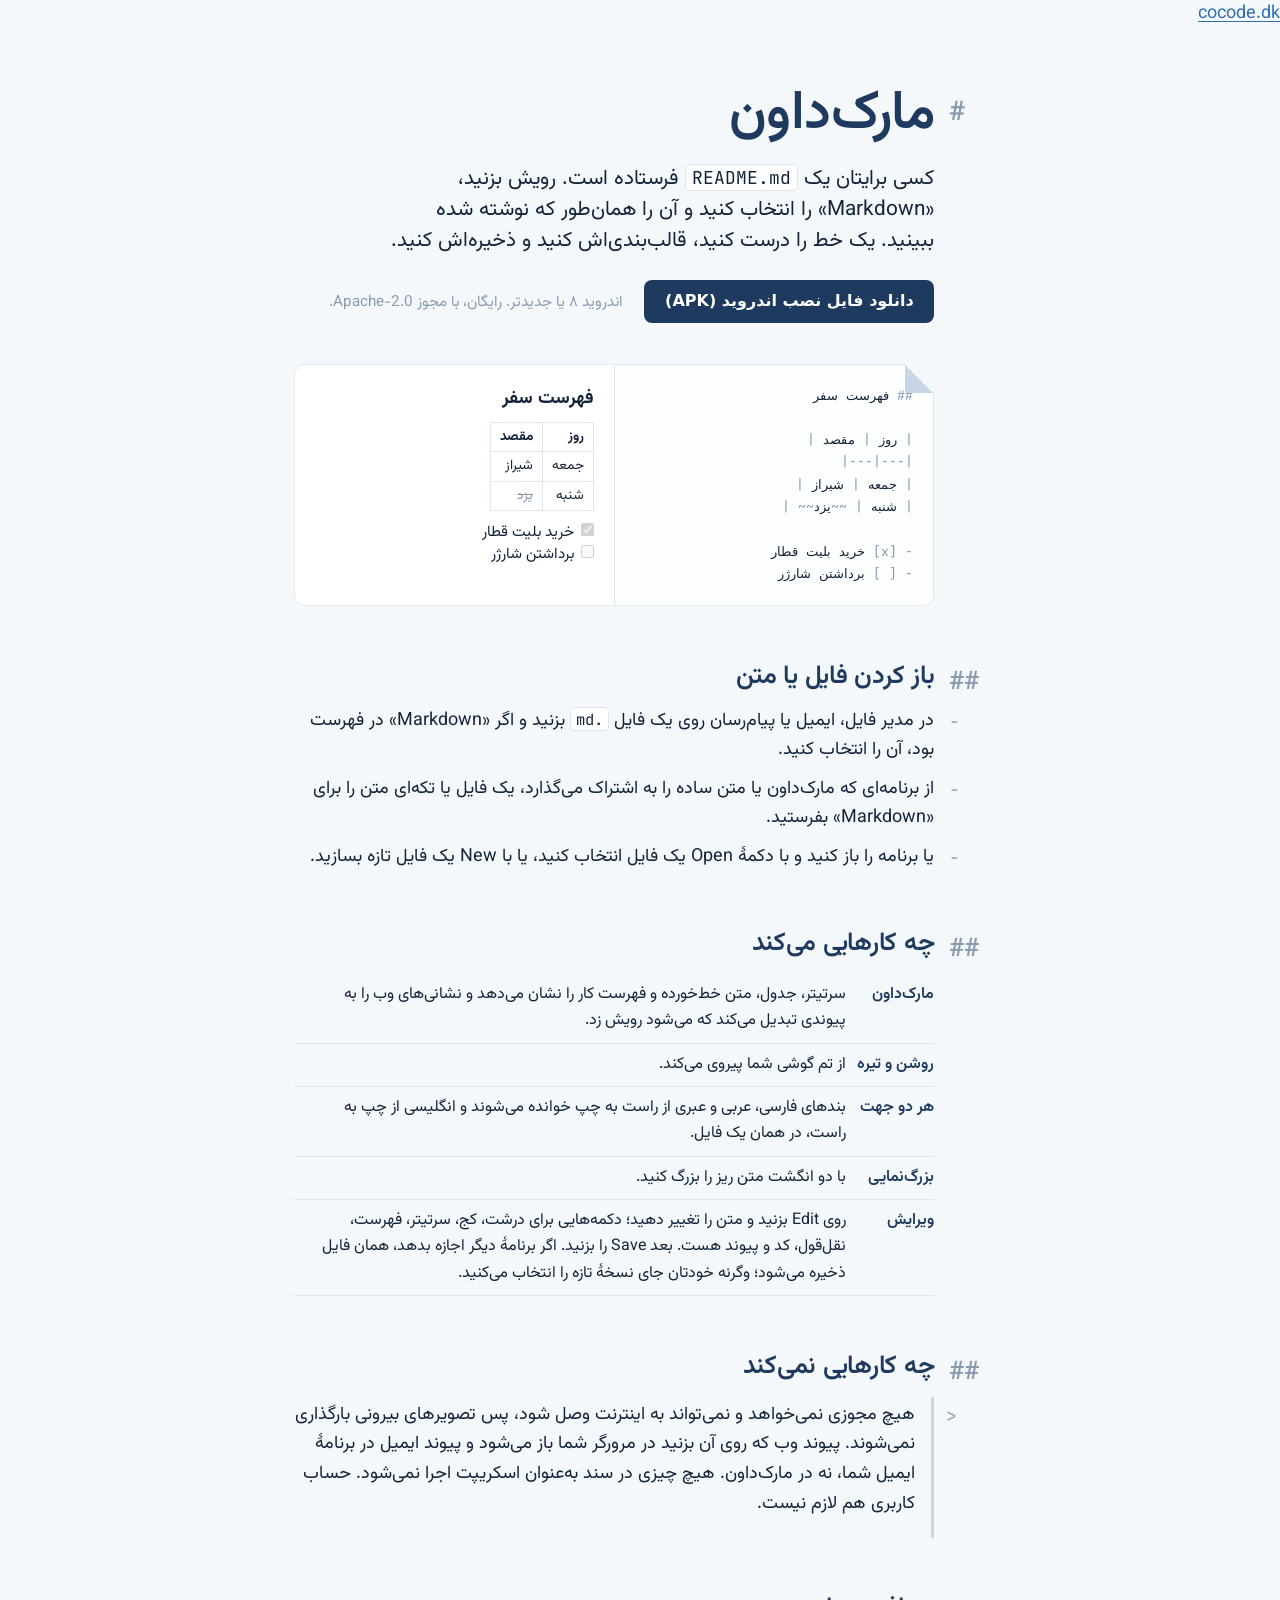
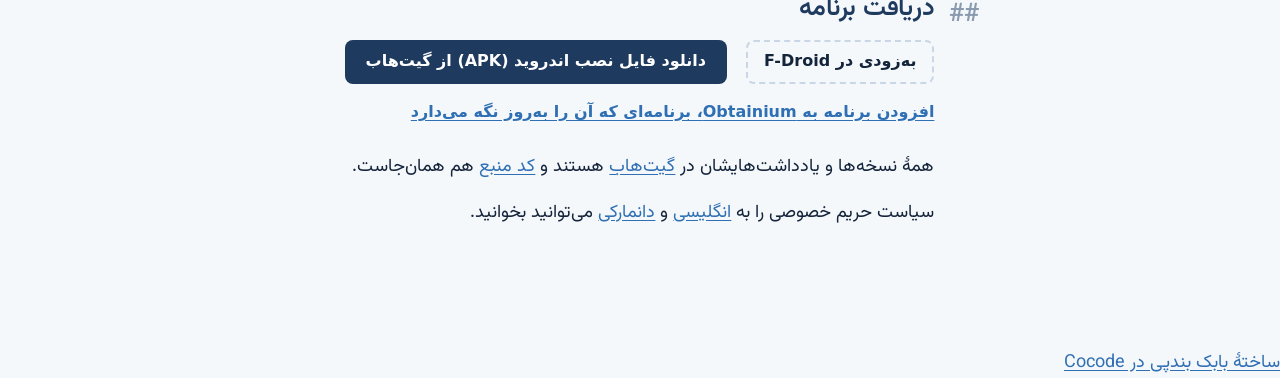
<file: website/fa/index.html>
<!doctype html>
<html lang="fa" dir="rtl">
<head>
<meta charset="utf-8">
<meta name="viewport" content="width=device-width, initial-scale=1">
<title>مارک‌داون — خواندن و ویرایش فایل‌های md در اندروید · Cocode</title>
<meta name="description" content="فایل‌های مارک‌داون را در اندروید بخوانید و ویرایش کنید. فایل را با دکمهٔ Open انتخاب کنید یا از برنامه‌های سازگار دریافت کنید. بدون مجوز، بدون اینترنت. رایگان و متن‌باز.">
<meta name="theme-color" content="#1e3a5f">
<link rel="canonical" href="https://markdown.cocode.dk/fa/">
<link rel="alternate" hreflang="en" href="https://markdown.cocode.dk/">
<link rel="alternate" hreflang="da" href="https://markdown.cocode.dk/da/">
<link rel="alternate" hreflang="fa" href="https://markdown.cocode.dk/fa/">
<link rel="alternate" hreflang="x-default" href="https://markdown.cocode.dk/">
<link rel="icon" href="../favicon.svg" type="image/svg+xml">
<meta property="og:type" content="website">
<meta property="og:site_name" content="Markdown">
<meta property="og:title" content="مارک‌داون — خواندن و ویرایش فایل‌های md در اندروید">
<meta property="og:description" content="فایل‌های مارک‌داون را در اندروید بخوانید و ویرایش کنید. فایل را با دکمهٔ Open انتخاب کنید یا از برنامه‌های سازگار دریافت کنید. بدون مجوز، بدون اینترنت.">
<meta property="og:url" content="https://markdown.cocode.dk/fa/">
<meta property="og:image" content="https://markdown.cocode.dk/og.png">
<meta property="og:image:width" content="1200">
<meta property="og:image:height" content="630">
<meta property="og:image:alt" content="متن مارک‌داون در کنار همان متن به شکل نمایش‌داده‌شده.">
<meta property="og:locale" content="fa_IR">
<meta property="og:locale:alternate" content="en_US">
<meta name="twitter:card" content="summary_large_image">
<meta name="twitter:title" content="مارک‌داون — خواندن و ویرایش فایل‌های md در اندروید">
<meta name="twitter:description" content="فایل‌های مارک‌داون را در اندروید بخوانید و ویرایش کنید. فایل را با دکمهٔ Open انتخاب کنید یا از برنامه‌های سازگار دریافت کنید.">
<meta name="twitter:image" content="https://markdown.cocode.dk/og.png">
<meta name="twitter:image:alt" content="متن مارک‌داون در کنار همان متن به شکل نمایش‌داده‌شده.">
<link rel="preconnect" href="https://fonts.googleapis.com">
<link rel="preconnect" href="https://fonts.gstatic.com" crossorigin>
<link rel="stylesheet" href="https://fonts.googleapis.com/css2?family=JetBrains+Mono&family=Vazirmatn:wght@400;600&display=swap">
<link rel="stylesheet" href="../styles.css">
<link rel="stylesheet" href="https://brand.cocode.dk/v1.css">
<script type="module" src="https://brand.cocode.dk/v1.js"></script>
<script type="module" src="../frame-accent.js"></script>
<script type="application/ld+json">
{
  "@context": "https://schema.org",
  "@type": "SoftwareApplication",
  "name": "Markdown",
  "alternateName": "مارک‌داون",
  "url": "https://markdown.cocode.dk/fa/",
  "description": "برنامه‌ای برای خواندن و ویرایش فایل‌های مارک‌داون در اندروید. فایل را با دکمهٔ Open انتخاب کنید یا از برنامه‌های سازگار دریافت کنید.",
  "applicationCategory": "UtilitiesApplication",
  "operatingSystem": "Android 8.0 or newer",
  "downloadUrl": "https://github.com/cocodedk/markdown/releases/latest/download/Markdown.apk",
  "license": "https://www.apache.org/licenses/LICENSE-2.0",
  "codeRepository": "https://github.com/cocodedk/markdown",
  "image": "https://markdown.cocode.dk/og.png",
  "inLanguage": ["en", "da"],
  "offers": { "@type": "Offer", "price": "0", "priceCurrency": "EUR" },
  "author": { "@type": "Person", "name": "Babak Bandpey", "url": "https://linkedin.com/in/babakbandpey" },
  "publisher": { "@type": "Organization", "name": "Cocode", "url": "https://cocode.dk" }
}
</script>
</head>
<body>
<cocode-head dark="auto" project="مارک‌داون" accent="#1e3a5f" lang="fa" links="دانلود:#get,کد منبع:https://github.com/cocodedk/markdown"><a href="https://cocode.dk">cocode.dk</a></cocode-head>
<main>
  <section>
    <h1 data-md="#">مارک‌داون</h1>
    <p class="lede">کسی برایتان یک <code>README.md</code> فرستاده است. رویش بزنید، «Markdown» را انتخاب کنید و آن را همان‌طور که نوشته شده ببینید. یک خط را درست کنید، قالب‌بندی‌اش کنید و ذخیره‌اش کنید.</p>
    <a class="button" href="https://github.com/cocodedk/markdown/releases/latest/download/Markdown.apk">دانلود فایل نصب اندروید (APK)</a>
    <span class="quiet">اندروید ۸ یا جدیدتر. رایگان، با مجوز Apache-2.0.</span>
    <div class="pair" aria-label="یک یادداشت، یک بار به شکل متن مارک‌داون و یک بار همان‌طور که برنامه نشانش می‌دهد">
      <div class="src" aria-hidden="true"><i>##</i> فهرست سفر

<i>|</i> روز <i>|</i> مقصد <i>|</i>
<i>|---|---|</i>
<i>|</i> جمعه <i>|</i> شیراز <i>|</i>
<i>|</i> شنبه <i>|</i> <i>~~</i>یزد<i>~~</i> <i>|</i>

<i>- [x]</i> خرید بلیت قطار
<i>- [ ]</i> برداشتن شارژر</div>
      <div class="out">
        <h3>فهرست سفر</h3>
        <table><tr><th>روز</th><th>مقصد</th></tr><tr><td>جمعه</td><td>شیراز</td></tr><tr><td>شنبه</td><td><del>یزد</del></td></tr></table>
        <ul><li><input type="checkbox" checked disabled aria-label="انجام شده">خرید بلیت قطار</li><li><input type="checkbox" disabled aria-label="انجام نشده">برداشتن شارژر</li></ul>
      </div>
    </div>
  </section>

  <section>
    <h2 data-md="##">باز کردن فایل یا متن</h2>
    <ul class="md">
      <li>در مدیر فایل، ایمیل یا پیام‌رسان روی یک فایل <code>.md</code> بزنید و اگر «Markdown» در فهرست بود، آن را انتخاب کنید.</li>
      <li>از برنامه‌ای که مارک‌داون یا متن ساده را به اشتراک می‌گذارد، یک فایل یا تکه‌ای متن را برای «Markdown» بفرستید.</li>
      <li>یا برنامه را باز کنید و با دکمهٔ Open یک فایل انتخاب کنید، یا با New یک فایل تازه بسازید.</li>
    </ul>
  </section>

  <section>
    <h2 data-md="##">چه کارهایی می‌کند</h2>
    <table class="feat">
      <tr><th>مارک‌داون</th><td>سرتیتر، جدول، متن خط‌خورده و فهرست کار را نشان می‌دهد و نشانی‌های وب را به پیوندی تبدیل می‌کند که می‌شود رویش زد.</td></tr>
      <tr><th>روشن و تیره</th><td>از تم گوشی شما پیروی می‌کند.</td></tr>
      <tr><th>هر دو جهت</th><td>بندهای فارسی، عربی و عبری از راست به چپ خوانده می‌شوند و انگلیسی از چپ به راست، در همان یک فایل.</td></tr>
      <tr><th>بزرگ‌نمایی</th><td>با دو انگشت متن ریز را بزرگ کنید.</td></tr>
      <tr><th>ویرایش</th><td>روی Edit بزنید و متن را تغییر دهید؛ دکمه‌هایی برای درشت، کج، سرتیتر، فهرست، نقل‌قول، کد و پیوند هست. بعد Save را بزنید. اگر برنامهٔ دیگر اجازه بدهد، همان فایل ذخیره می‌شود؛ وگرنه خودتان جای نسخهٔ تازه را انتخاب می‌کنید.</td></tr>
    </table>
  </section>

  <section>
    <h2 data-md="##">چه کارهایی نمی‌کند</h2>
    <blockquote>
      <p>هیچ مجوزی نمی‌خواهد و نمی‌تواند به اینترنت وصل شود، پس تصویرهای بیرونی بارگذاری نمی‌شوند. پیوند وب که روی آن بزنید در مرورگر شما باز می‌شود و پیوند ایمیل در برنامهٔ ایمیل شما، نه در مارک‌داون. هیچ چیزی در سند به‌عنوان اسکریپت اجرا نمی‌شود. حساب کاربری هم لازم نیست.</p>
    </blockquote>
  </section>

  <section id="get">
    <h2 data-md="##">دریافت برنامه</h2>
    <ul class="install" role="list">
      <li><p class="fdroid-soon">به‌زودی در F-Droid</p></li>
      <li><a href="https://github.com/cocodedk/markdown/releases/latest/download/Markdown.apk">دانلود فایل نصب اندروید (APK) از گیت‌هاب</a></li>
      <li><a href="https://apps.obtainium.imranr.dev/redirect?r=obtainium://add/https://github.com/cocodedk/markdown">افزودن برنامه به Obtainium، برنامه‌ای که آن را به‌روز نگه می‌دارد</a></li>
    </ul>
    <p>همهٔ نسخه‌ها و یادداشت‌هایشان در <a href="https://github.com/cocodedk/markdown/releases">گیت‌هاب</a> هستند و <a href="https://github.com/cocodedk/markdown">کد منبع</a> هم همان‌جاست.</p>
    <p>سیاست حریم خصوصی را به <a href="/privacy/">انگلیسی</a> و <a href="/da/privacy/">دانمارکی</a> می‌توانید بخوانید.</p>
  </section>
</main>
<cocode-foot dark="auto" project="مارک‌داون" repo="cocodedk/markdown" lang="fa"><a href="https://cocode.dk">ساختهٔ بابک بندپی در Cocode</a></cocode-foot>
</body>
</html>
</file>
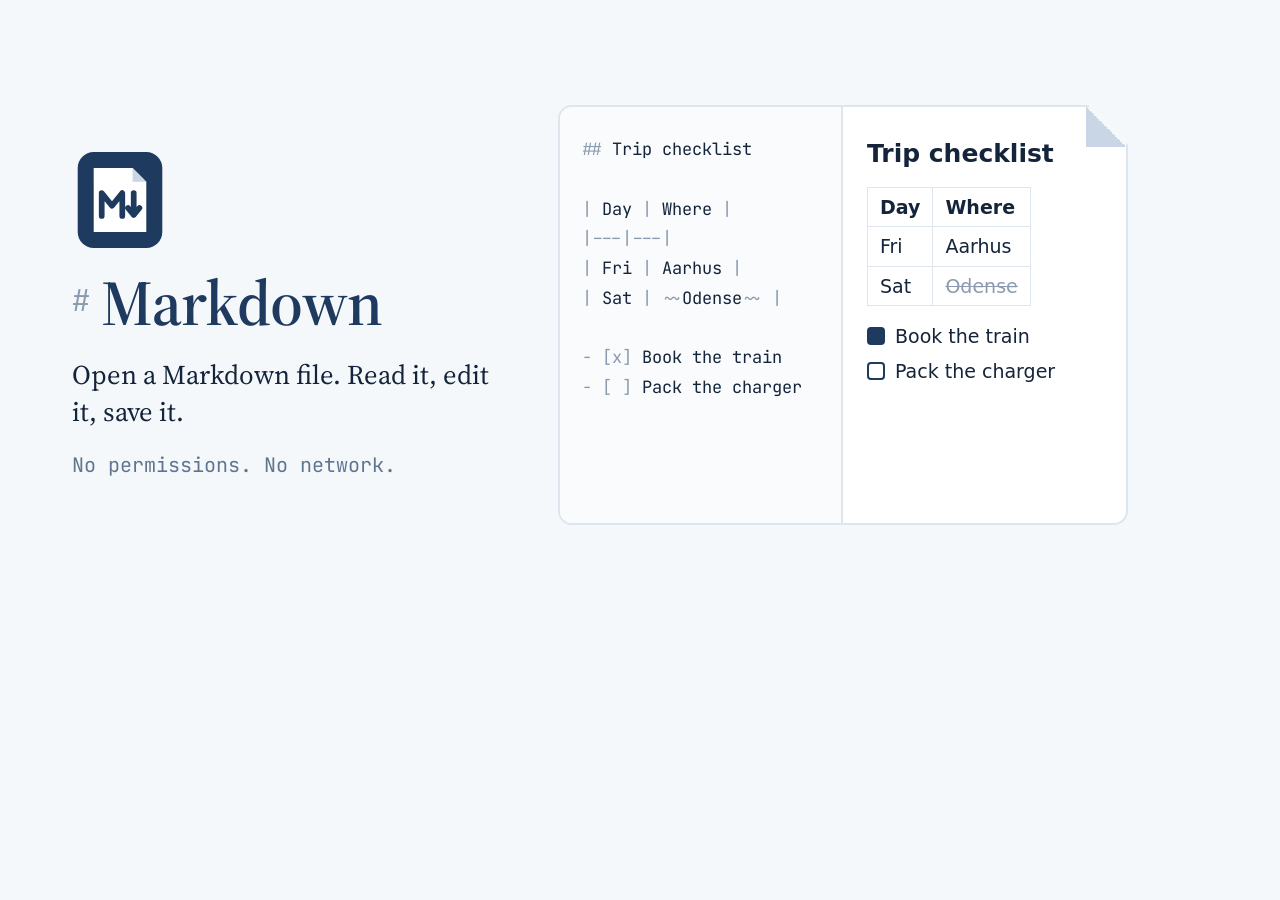
<file: website/og-image.html>
<!doctype html>
<html lang="en">
<head>
<meta charset="utf-8">
<!-- Source for og.png (1200x630). Render with:
     google-chrome-stable --headless --disable-gpu --no-sandbox --hide-scrollbars \
       --window-size=1200,630 --virtual-time-budget=6000 \
       --screenshot=website/og.png "file://$PWD/website/og-image.html"
     The image makes the site's one argument: Markdown source on the left,
     the same note rendered on the right. -->
<link rel="preconnect" href="https://fonts.gstatic.com" crossorigin>
<link href="https://fonts.googleapis.com/css2?family=JetBrains+Mono&family=Source+Serif+4:opsz,wght@8..60,400;8..60,600&display=swap" rel="stylesheet">
<style>
  * { margin: 0; padding: 0; box-sizing: border-box; }
  body { width: 1200px; height: 630px; overflow: hidden; background: #f5f8fb; color: #14243a;
    font-family: "Source Serif 4", Georgia, serif; padding: 64px 72px; display: grid;
    grid-template-columns: 430px 1fr; gap: 56px; align-items: center; }
  .title { display: flex; flex-direction: column; gap: 22px; }
  .icon { width: 96px; height: 96px; }
  h1 { font-size: 64px; line-height: 1.02; font-weight: 600; color: #1e3a5f; letter-spacing: -0.01em; }
  h1 span { font: 400 30px "JetBrains Mono", monospace; color: #8a9bb0; vertical-align: 14px; margin-right: 12px; }
  p { font-size: 27px; line-height: 1.35; }
  .note { font: 20px "JetBrains Mono", monospace; color: #5f7590; }
  .pair { display: grid; grid-template-columns: 1fr 1fr; background: #fff; border: 2px solid #dde5ee;
    border-radius: 14px; overflow: hidden; height: 420px;
    clip-path: polygon(0 0, calc(100% - 40px) 0, 100% 40px, 100% 100%, 0 100%); position: relative; }
  .pair::after { content: ""; position: absolute; top: 0; right: 0; width: 40px; height: 40px;
    background: linear-gradient(225deg, #f5f8fb 50%, #c9d6e6 50%); }
  .src { font: 17px/1.75 "JetBrains Mono", monospace; white-space: pre; padding: 28px 22px;
    background: #f9fbfd; border-right: 2px solid #dde5ee; }
  .src i { font-style: normal; color: #8a9bb0; }
  .out { font: 19px/1.5 system-ui, sans-serif; padding: 28px 24px; }
  .out h3 { font-size: 25px; margin-bottom: 14px; }
  table { border-collapse: collapse; margin-bottom: 16px; }
  th, td { border: 1.5px solid #dde5ee; padding: 5px 12px; text-align: left; }
  del { color: #8a9bb0; }
  ul { list-style: none; }
  li { margin-bottom: 6px; }
  li b { display: inline-block; width: 18px; height: 18px; border: 2px solid #1e3a5f; border-radius: 4px;
    margin-right: 10px; vertical-align: -2px; }
  li b.on { background: #1e3a5f; }
</style>
</head>
<body>
  <div class="title">
    <img class="icon" src="favicon.svg" alt="">
    <h1><span>#</span>Markdown</h1>
    <p>Open a Markdown file. Read it, edit it, save it.</p>
    <div class="note">No permissions. No network.</div>
  </div>
  <div class="pair">
    <div class="src"><i>##</i> Trip checklist

<i>|</i> Day <i>|</i> Where <i>|</i>
<i>|---|---|</i>
<i>|</i> Fri <i>|</i> Aarhus <i>|</i>
<i>|</i> Sat <i>|</i> <i>~~</i>Odense<i>~~</i> <i>|</i>

<i>- [x]</i> Book the train
<i>- [ ]</i> Pack the charger</div>
    <div class="out">
      <h3>Trip checklist</h3>
      <table><tr><th>Day</th><th>Where</th></tr><tr><td>Fri</td><td>Aarhus</td></tr><tr><td>Sat</td><td><del>Odense</del></td></tr></table>
      <ul><li><b class="on"></b>Book the train</li><li><b></b>Pack the charger</li></ul>
    </div>
  </div>
</body>
</html>
</file>
<file: website/styles.css>
/* Markdown site. The page reads like a rendered Markdown document:
   each heading keeps its source mark (#, ##, -, >) hanging in the margin. */
:root {
  --paper: #f5f8fb;
  --sheet: #ffffff;
  --ink: #14243a;
  --navy: #1e3a5f;
  --mark: #8a9bb0;
  --fold: #c9d6e6;
  --link: #2f6fb3;
  --rule: #dde5ee;
  --serif: "Source Serif 4", Georgia, serif;
  --mono: "JetBrains Mono", ui-monospace, monospace;
  --gutter: 3.2rem;
  color-scheme: light;
}
@media (prefers-color-scheme: dark) {
  :root {
    --paper: #0f1b2b;
    --sheet: #152438;
    --ink: #dce5ef;
    --navy: #9cc0e8;
    --mark: #5f7590;
    --fold: #2a4262;
    --link: #8cc1ff;
    --rule: #22364f;
    color-scheme: dark;
  }
}
* { box-sizing: border-box; }
/* The brand frame lines up with the page's own column. */
cocode-head, cocode-foot { --cocode-max: calc(42rem + var(--gutter)); --cocode-gutter: 1rem; }
body {
  margin: 0;
  background: var(--paper);
  color: var(--ink);
  font: 400 1.125rem/1.65 var(--serif);
  -webkit-font-smoothing: antialiased;
}
a { color: var(--link); text-underline-offset: 0.18em; }
a:focus-visible, .button:focus-visible { outline: 3px solid var(--link); outline-offset: 3px; }
code { font: 0.86em var(--mono); background: var(--sheet); border: 1px solid var(--rule);
  border-radius: 4px; padding: 0.05em 0.35em; }

main { max-width: calc(42rem + var(--gutter)); margin: 0 auto; padding: 3.5rem 1rem 4rem; }
section { padding-left: var(--gutter); margin: 0 0 3.5rem; }

/* The hanging source marks. */
h1, h2 { position: relative; color: var(--navy); font-weight: 600; letter-spacing: -0.01em; }
h1 { font-size: clamp(2.3rem, 7vw, 3.4rem); line-height: 1.08; margin: 0 0 1.2rem; }
h2 { font-size: 1.6rem; line-height: 1.2; margin: 0 0 0.9rem; }
[data-md]::before {
  content: attr(data-md);
  position: absolute;
  right: 100%;
  margin-right: 0.9rem;
  font: 400 0.62em/inherit var(--mono);
  color: var(--mark);
  white-space: nowrap;
}
h1[data-md]::before { font-size: 0.5em; line-height: 2.05; }
h2[data-md]::before { line-height: 1.7; }
p { margin: 0 0 1rem; }
.lede { font-size: 1.3rem; line-height: 1.5; max-width: 34rem; }

ul.md { list-style: none; padding: 0; margin: 0 0 1rem; }
ul.md li { position: relative; margin: 0 0 0.55rem; }
ul.md li::before { content: "-"; position: absolute; right: 100%; margin-right: 0.9rem;
  font-family: var(--mono); color: var(--mark); }
ul.md li.done::before { content: "- [x]"; }

blockquote { position: relative; margin: 0; padding: 0.2rem 0 0.2rem 1rem;
  border-left: 3px solid var(--fold); }
blockquote::before { content: ">"; position: absolute; right: 100%; margin-right: 0.9rem;
  font-family: var(--mono); color: var(--mark); }

/* The one bold moment: the same text as source and as rendered. */
.pair { display: grid; grid-template-columns: 1fr 1fr; margin: 2.2rem 0 0;
  background: var(--sheet); border: 1px solid var(--rule); border-radius: 10px; overflow: hidden;
  clip-path: polygon(0 0, calc(100% - 28px) 0, 100% 28px, 100% 100%, 0 100%); position: relative; }
.pair::after { content: ""; position: absolute; top: 0; right: 0; width: 28px; height: 28px;
  background: linear-gradient(225deg, var(--paper) 50%, var(--fold) 50%); }
.pair > div { padding: 1.2rem 1.3rem; min-width: 0; }
.src { font: 0.82rem/1.7 var(--mono); color: var(--ink); white-space: pre-wrap; font-variant-ligatures: none;
  border-right: 1px solid var(--rule); background: color-mix(in srgb, var(--sheet) 80%, var(--paper)); }
.src i { font-style: normal; color: var(--mark); }
.out { font: 0.95rem/1.5 system-ui, sans-serif; }
.out h3 { font-size: 1.15rem; margin: 0 0 0.5rem; color: var(--ink); }
.out table { border-collapse: collapse; margin: 0.6rem 0; font-size: 0.85rem; }
.out th, .out td { border: 1px solid var(--rule); padding: 0.25rem 0.55rem; text-align: start; }
.out ul { list-style: none; padding: 0; margin: 0.4rem 0 0; }
.out input { margin: 0 0.4rem 0 0; accent-color: var(--navy); }
.out del { color: var(--mark); }

.button { display: inline-block; font: 600 1rem/1 system-ui, sans-serif; text-decoration: none;
  background: var(--navy); color: var(--sheet); padding: 0.85rem 1.3rem; border-radius: 8px;
  margin: 0.4rem 1rem 0.4rem 0; }
.button:hover { filter: brightness(1.12); }
.quiet { font-size: 0.95rem; color: var(--mark); }

table.feat { border-collapse: collapse; width: 100%; font-size: 1rem; margin: 0 0 1rem; }
table.feat th, table.feat td { text-align: start; padding: 0.5rem 0.7rem 0.5rem 0;
  border-bottom: 1px solid var(--rule); vertical-align: top; }
table.feat th { font-weight: 600; color: var(--navy); white-space: nowrap; }

/* The shared cocode-apps navigation, install block and footer, set in the page's own column and type. */
.site-nav, .site-footer { max-width: calc(42rem + var(--gutter)); margin: 0 auto; padding: 0 1rem;
  font: 400 1rem/1.4 system-ui, sans-serif; }
.site-nav { padding-top: 0.6rem; }
.site-nav .cocode-nav a, .site-footer .cocode-footer a { color: var(--link); }
.site-nav .cocode-nav .brand { color: var(--navy); font-weight: 600; text-decoration: none; }
.site-nav .skip:focus { background: var(--sheet); color: var(--ink); }
.site-nav [aria-current="page"]:not(.brand) { font-weight: 600; }
.site-nav + main { padding-top: 2.2rem; }
.install { list-style: none; padding: 0; margin: 0 0 1.2rem; display: flex; flex-wrap: wrap;
  align-items: center; gap: 0.4rem 1.2rem; font: 600 1rem/1.3 system-ui, sans-serif; }
.install a, .install .fdroid-soon { display: inline-flex; align-items: center; min-height: 44px; margin: 0; }
.install .fdroid-soon { padding: 0 1rem; border: 2px dashed var(--fold); border-radius: 8px; color: var(--ink); }
.install li:nth-child(2) a { padding: 0 1.3rem; border-radius: 8px; background: var(--navy);
  color: var(--sheet); text-decoration: none; }
.install li:nth-child(2) a:hover { filter: brightness(1.12); }
.site-footer { padding-top: 1.2rem; padding-bottom: 1.2rem; border-top: 1px solid var(--rule); }
.site-footer .cocode-footer { color: var(--ink); font-size: 0.95rem; }

/* Persian: same page, right to left. */
[dir="rtl"] body, [dir="rtl"] .out { font-family: "Vazirmatn", system-ui, sans-serif; }
[dir="rtl"] section { padding-left: 0; padding-right: var(--gutter); }
[dir="rtl"] [data-md]::before, [dir="rtl"] ul.md li::before, [dir="rtl"] blockquote::before {
  right: auto; left: 100%; margin-right: 0; margin-left: 0.9rem; direction: ltr; }
[dir="rtl"] blockquote { padding: 0.2rem 1rem 0.2rem 0; border-left: 0; border-right: 3px solid var(--fold); }
[dir="rtl"] .src { border-right: 0; border-left: 1px solid var(--rule); }
[dir="rtl"] .button { margin: 0.4rem 0 0.4rem 1rem; }
[dir="rtl"] .out input { margin: 0 0 0 0.4rem; }
[dir="rtl"] table.feat th, [dir="rtl"] table.feat td { padding: 0.5rem 0 0.5rem 0.7rem; }

@media (max-width: 640px) {
  :root { --gutter: 2.1rem; }
  main { padding-top: 2.2rem; }
  .pair { grid-template-columns: 1fr; }
  .src, [dir="rtl"] .src { border: 0; border-bottom: 1px solid var(--rule); }
  .lede { font-size: 1.15rem; }
}
</file>
